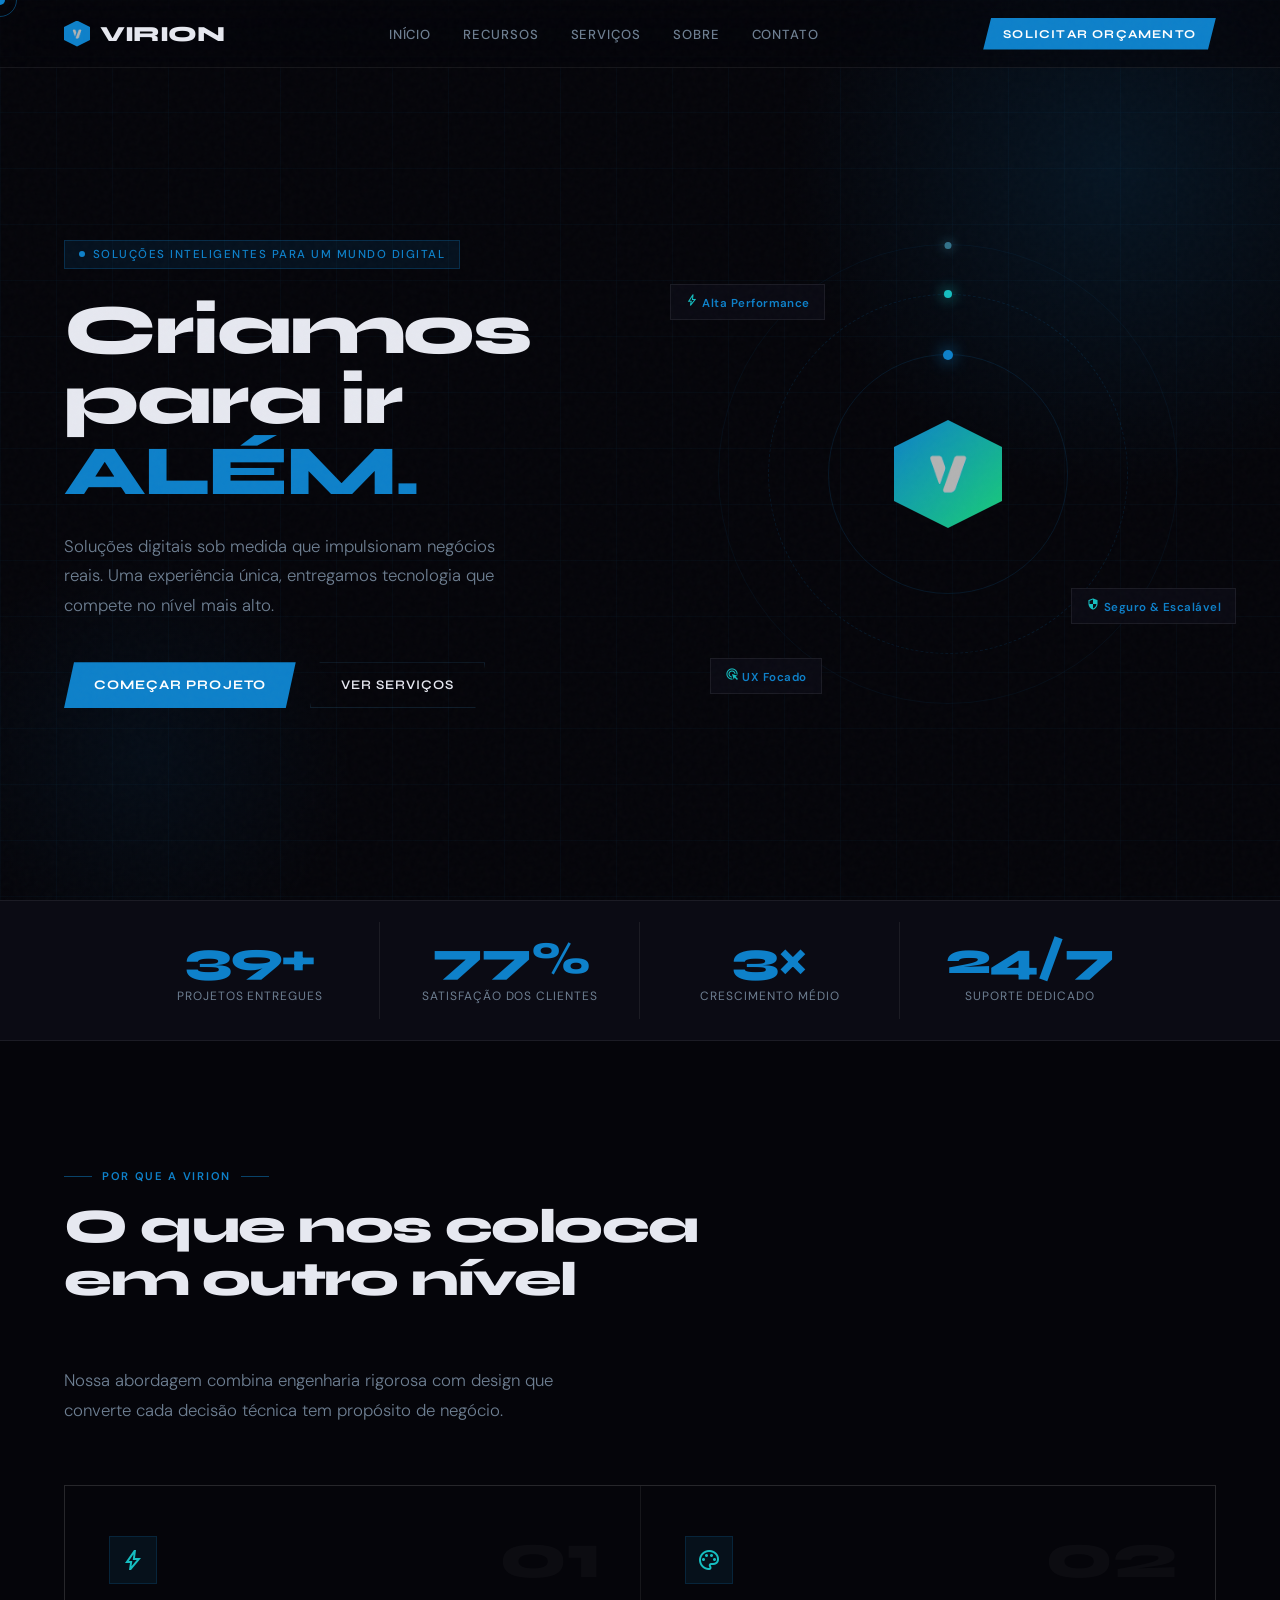
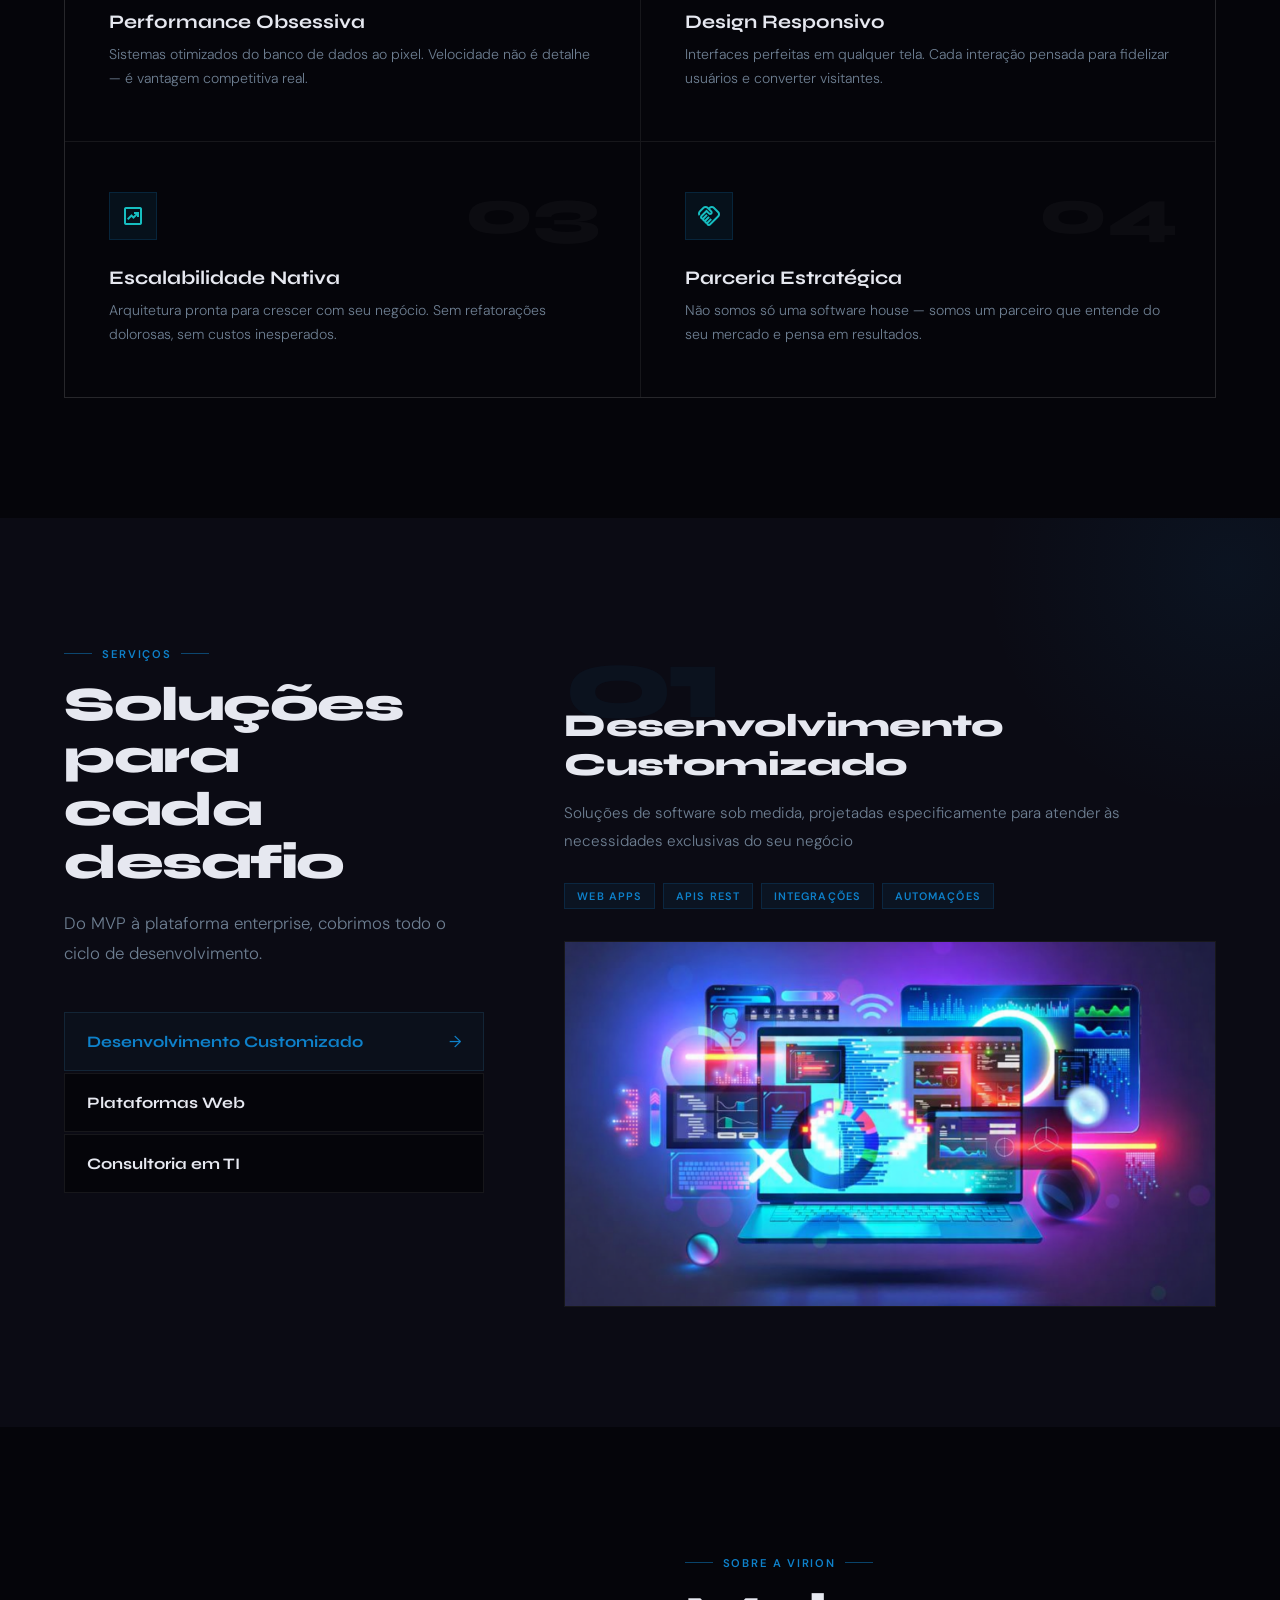
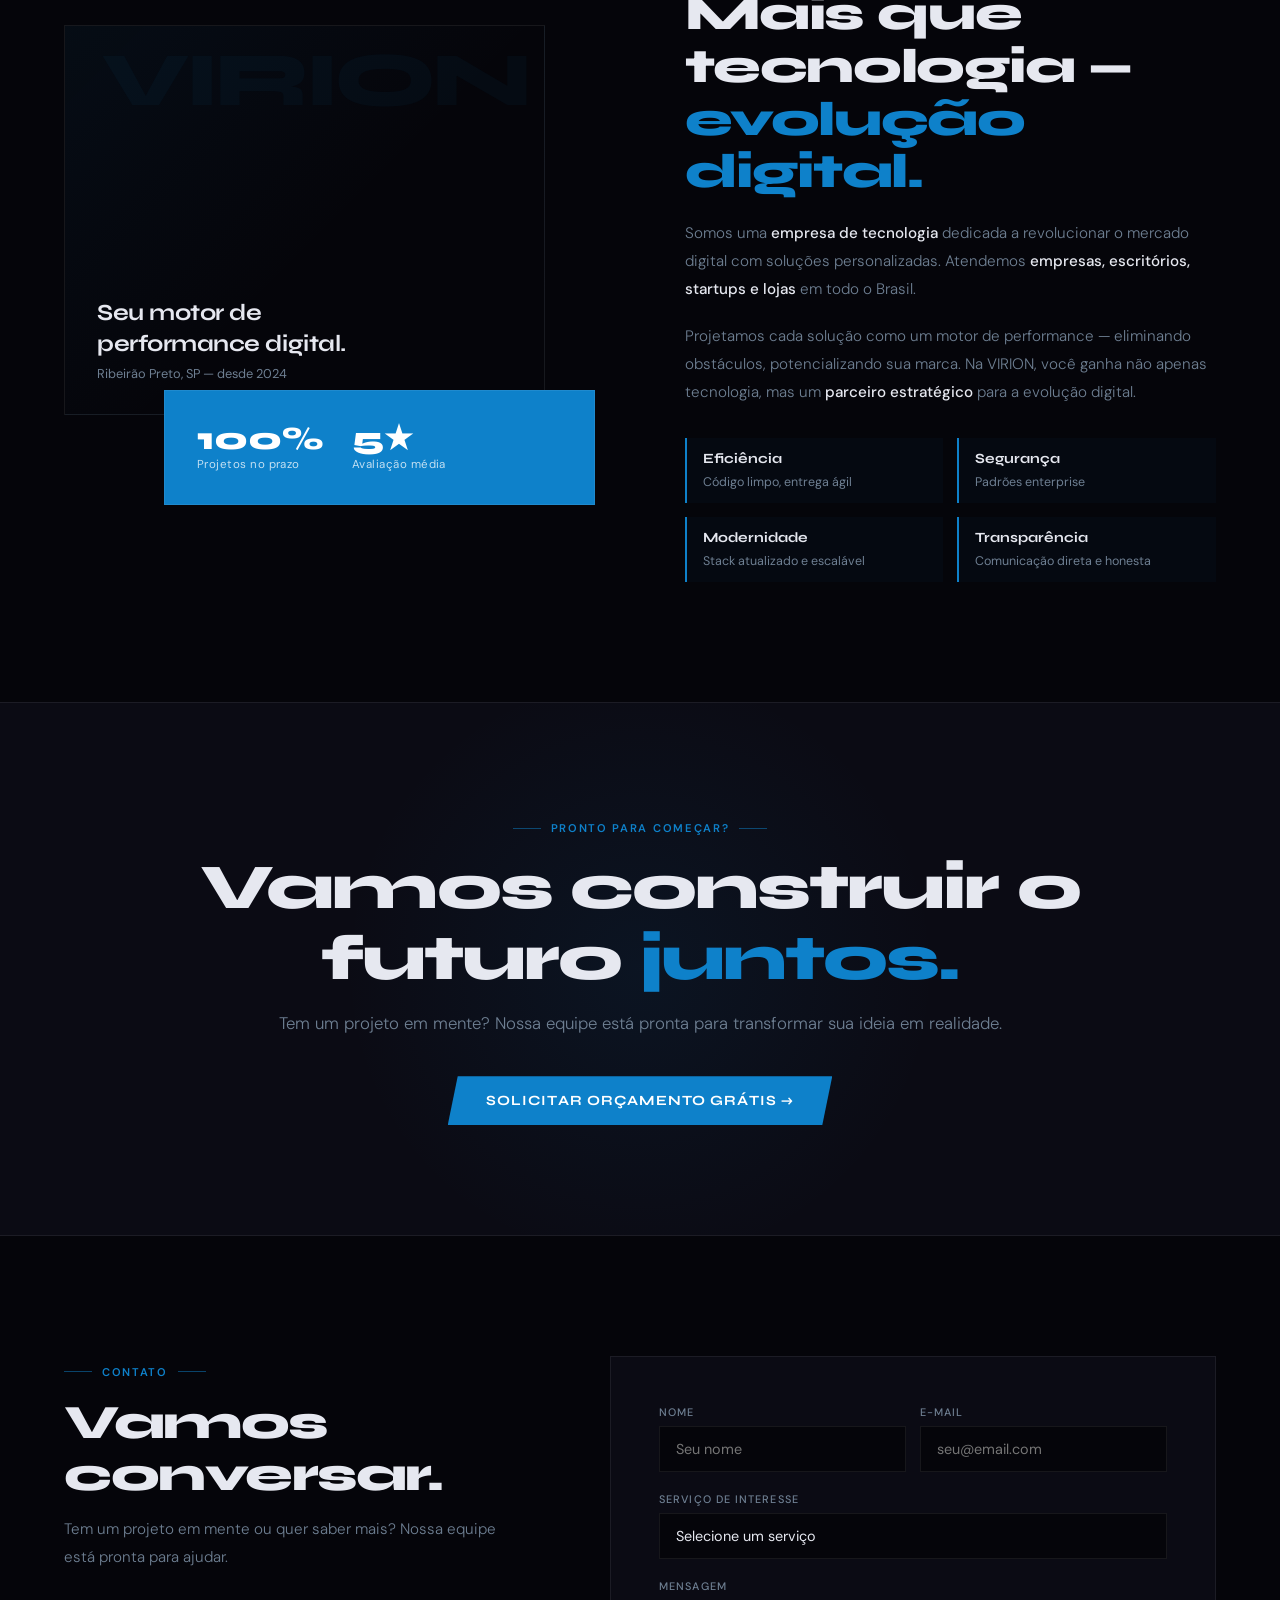
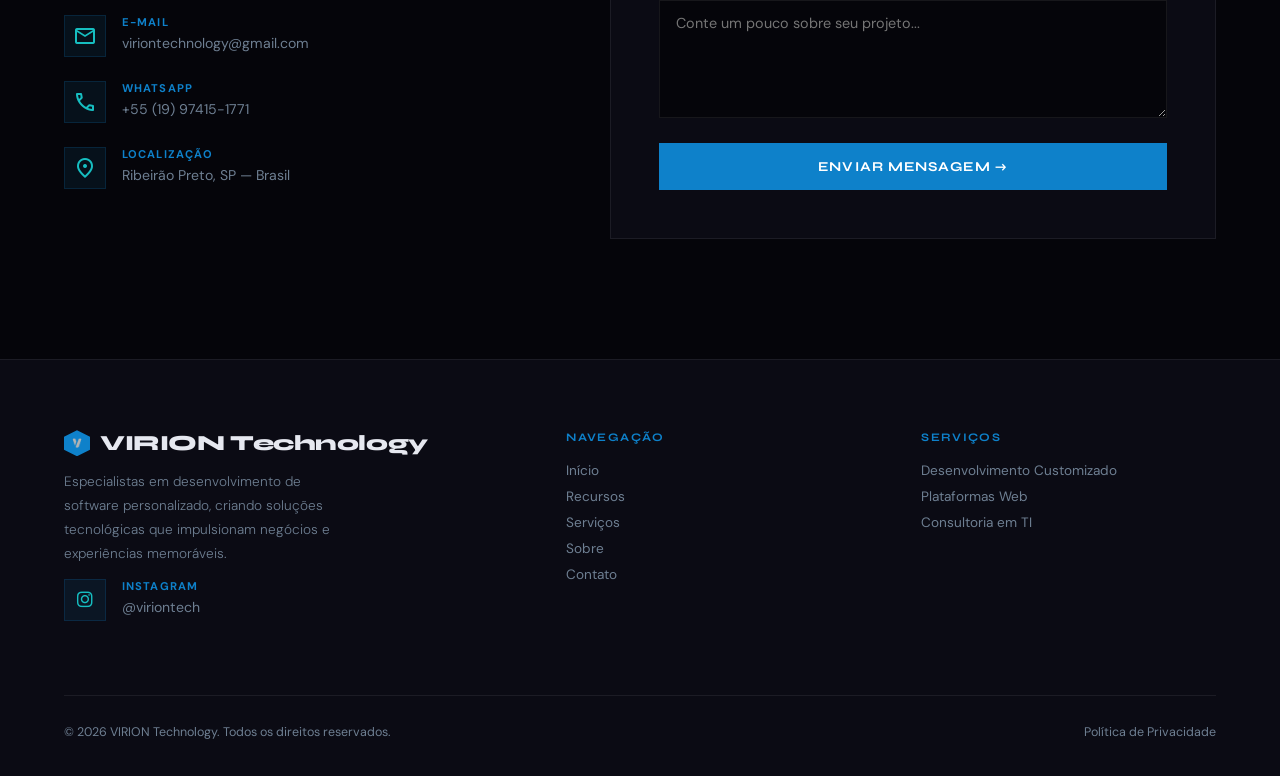
<file: index.html>
<!--Ana V Virgilio-->
<!--politica de privacidade-->
<!DOCTYPE html>
<html lang="pt-BR">
<head>
  <meta charset="UTF-8"/>
  <meta name="viewport" content="width=device-width, initial-scale=1.0"/>
  <title>VIRION Technology</title>
  <link rel="preconnect" href="https://fonts.googleapis.com">
  <link href="https://fonts.googleapis.com/css2?family=Syne:wght@400;600;700;800&family=DM+Sans:wght@300;400;500&display=swap" rel="stylesheet">
  <link rel="stylesheet" href="style.css"/>
  <link rel="icon" href="virion v.png" type="image/x-icon"/>
  <link href="https://fonts.googleapis.com/icon?family=Material+Symbols+Outlined" rel="stylesheet">
  <link rel="stylesheet" href="https://cdnjs.cloudflare.com/ajax/libs/font-awesome/6.5.0/css/all.min.css">
</head>
<body>

<div class="cur" id="cur"></div>
<div class="cur-ring" id="cur-ring"></div>

<!-- DRAWER -->
<div class="drawer" id="drawer">
  <button class="drawer-close" id="dc">✕</button>
  <a href="#home"     class="dl">Início</a>
  <a href="#features" class="dl">Recursos</a>
  <a href="#services" class="dl">Serviços</a>
  <a href="#about"    class="dl">Sobre</a>
  <a href="#contact"  class="dl">Contato</a>
  <a href="#contact"  class="dl drawer-cta">Solicitar Orçamento</a>
</div>

<!-- NAV -->
<nav id="nav">
  <a href="#home" class="logo">
    <div class="logo-hex"><img src="virion clara.png" alt="VIRION"></div>
    VIRION
  </a>
  <ul class="nav-links">
    <li><a href="#home">Início</a></li>
    <li><a href="#features">Recursos</a></li>
    <li><a href="#services">Serviços</a></li>
    <li><a href="#about">Sobre</a></li>
    <li><a href="#contact">Contato</a></li>
  </ul>
  <a href="#contact" class="nav-btn">Solicitar Orçamento</a>
  <button class="hamburger" id="hbg" aria-label="Menu">
    <span></span><span></span><span></span>
  </button>
</nav>

<!-- HERO -->
<section id="home">
  <div class="hglow1"></div>
  <div class="hglow2"></div>
  <div class="hero-inner">
    <div>
      <div class="hero-badge rev">Soluções inteligentes para um mundo digital</div>
      <h1 class="rev">Criamos<br>para ir<br><em>ALÉM.</em></h1>
      <p class="hero-desc rev">Soluções digitais sob medida que impulsionam negócios reais. Uma experiência única, entregamos tecnologia que compete no nível mais alto.</p>
      <div class="hbtns rev">
        <a href="#contact" class="btn-s">Começar Projeto</a>
        <a href="#services" class="btn-o">Ver Serviços</a>
      </div>
    </div>
    <div class="hero-vis rev">
      <div class="ring r1"><div class="rdot rd1"></div></div>
      <div class="ring r2"><div class="rdot rd2"></div></div>
      <div class="ring r3"><div class="rdot rd3"></div></div>
      <div class="hex-core"><img src="virion clara.png" alt="VIRION Technology"></div>
      <div class="chip ca"><span class="material-symbols-outlined" id="icone-tam1">bolt</span><b> Alta Performance</b></div>
      <div class="chip cb"><span class="material-symbols-outlined" id="icone-tam1">security</span><b> Seguro &amp; Escalável</b></div>
      <div class="chip cc"><span class="material-symbols-outlined" id="icone-tam1">ads_click</span><b> UX Focado</b></div>
    </div>
  </div>
</section>

<!-- STATS -->
<div class="stats">
  <div class="stat rev"><div class="stat-n" data-target="50" data-sfx="+">50+</div><div class="stat-l">Projetos Entregues</div></div>
  <div class="stat rev"><div class="stat-n" data-target="100" data-sfx="%">100%</div><div class="stat-l">Satisfação dos Clientes</div></div>
  <div class="stat rev"><div class="stat-n">3×</div><div class="stat-l">Crescimento Médio</div></div>
  <div class="stat rev"><div class="stat-n">24/7</div><div class="stat-l">Suporte Dedicado</div></div>
</div>

<!-- FEATURES -->
<section class="section" id="features">
  <div class="wrap">
    <div class="feat-head">
      <div>
        <div class="stag rev">Por que a Virion</div>
        <h2 class="rev">O que nos coloca<br>em outro nível</h2>
      </div>
      <p class="lead rev">Nossa abordagem combina engenharia rigorosa com design que converte cada decisão técnica tem propósito de negócio.</p>
    </div>
    <div class="feat-grid rev">
      <div class="fcard">
        <div class="fnum">01</div>
        <div class="ficon" id="icone-tam2"><span class="material-symbols-outlined">bolt</span></div>
        <div class="ftitle">Performance Obsessiva</div>
        <p class="fdesc">Sistemas otimizados do banco de dados ao pixel. Velocidade não é detalhe — é vantagem competitiva real.</p>
        <div class="fline"></div>
      </div>
      <div class="fcard">
        <div class="fnum">02</div>
        <div class="ficon" id="icone-tam2"><span class="material-symbols-outlined">palette</span></div>
        <div class="ftitle">Design Responsivo</div>
        <p class="fdesc">Interfaces perfeitas em qualquer tela. Cada interação pensada para fidelizar usuários e converter visitantes.</p>
        <div class="fline"></div>
      </div>
      <div class="fcard">
        <div class="fnum">03</div>
        <div class="ficon" id="icone-tam2"><span class="material-symbols-outlined">chart_data</span></div>
        <div class="ftitle">Escalabilidade Nativa</div>
        <p class="fdesc">Arquitetura pronta para crescer com seu negócio. Sem refatorações dolorosas, sem custos inesperados.</p>
        <div class="fline"></div>
      </div>
      <div class="fcard">
        <div class="fnum">04</div>
        <div class="ficon" id="icone-tam2"><span class="material-symbols-outlined">handshake</span></div>
        <div class="ftitle">Parceria Estratégica</div>
        <p class="fdesc">Não somos só uma software house — somos um parceiro que entende do seu mercado e pensa em resultados.</p>
        <div class="fline"></div>
      </div>
    </div>
  </div>
</section>

<!-- SERVICES -->
<section class="section" id="services">
  <div class="wrap">
    <div class="svc-layout">
      <div>
        <div class="stag rev">Serviços</div>
        <h2 class="rev">Soluções para<br>cada desafio</h2>
        <p class="lead rev">Do MVP à plataforma enterprise, cobrimos todo o ciclo de desenvolvimento.</p>
        <div class="svc-tabs rev">
          <div class="svc-tab active" data-svc="custom">
            <span class="svc-tab-name">Desenvolvimento Customizado</span>
            <span class="svc-arr">→</span>
          </div>
          <div class="svc-tab" data-svc="web">
            <span class="svc-tab-name">Plataformas Web</span>
            <span class="svc-arr">→</span>
          </div>
          <div class="svc-tab" data-svc="consult">
            <span class="svc-tab-name">Consultoria em TI</span>
            <span class="svc-arr">→</span>
          </div>
        </div>
      </div>
      <div>
        <div class="svc-panel active" id="p-custom">
          <div class="svc-big">01</div>
          <h3>Desenvolvimento<br>Customizado</h3>
          <p>Soluções de software sob medida, projetadas especificamente para atender às necessidades exclusivas do seu negócio</p>
          <div class="tags"><span class="tag">Web Apps</span><span class="tag">APIs REST</span><span class="tag">Integrações</span><span class="tag">Automações</span></div>
          <div class="svc-img"><span><img src="desenvolvimento.png" alt="Web Apps"></span></div>
        </div>
        <div class="svc-panel" id="p-web">
          <div class="svc-big">02</div>
          <h3>Plataformas<br>Web</h3>
          <p>Sites institucionais, e-commerces, portais e sistemas completos com arquitetura moderna que performam em qualquer escala.</p>
          <div class="tags"><span class="tag">E-commerce</span><span class="tag">Portais</span><span class="tag">Landing Pages</span><span class="tag">CMS</span></div>
          <div class="svc-img"><span><img src="web.png" alt="Plataformas Web"></span></div>
        </div>
        <div class="svc-panel" id="p-consult">
          <div class="svc-big">03</div>
          <h3>Consultoria<br>em TI</h3>
          <p>Análise especializada do seu stack e roadmap estratégico. Identificamos gargalos, mapeamos oportunidades e traçamos o caminho.</p>
          <div class="tags"><span class="tag">Auditoria</span><span class="tag">Roadmap</span><span class="tag">Arquitetura</span><span class="tag">Estratégia Digital</span></div>
          <div class="svc-img"><span><img src="consultoria.png" alt="Consultoria em TI"></span></div>
        </div>
      </div>
    </div>
  </div>
</section>

<!-- ABOUT -->
<section class="section" id="about">
  <div class="wrap">
    <div class="about-layout">
      <div class="avis rev">
        <div class="acard acard-m">
          <div class="tline">Seu motor de<br>performance digital.</div>
          <div class="sub">Ribeirão Preto, SP — desde 2024</div>
        </div>
        <div class="acard acard-s">
          <div class="row">
            <div><div class="n">100%</div><div class="l">Projetos no prazo</div></div>
            <div><div class="n">5★</div><div class="l">Avaliação média</div></div>
          </div>
        </div>
      </div>
      <div class="atxt">
        <div class="stag rev">Sobre a Virion</div>
        <h2 class="rev">Mais que tecnologia —<br><em>evolução digital.</em></h2>
        <p class="rev">Somos uma <strong>empresa de tecnologia</strong> dedicada a revolucionar o mercado digital com soluções personalizadas. Atendemos <strong>empresas, escritórios, startups e lojas</strong> em todo o Brasil.</p>
        <p class="rev">Projetamos cada solução como um motor de performance — eliminando obstáculos, potencializando sua marca. Na VIRION, você ganha não apenas tecnologia, mas um <strong>parceiro estratégico</strong> para a evolução digital.</p>
        <div class="vals rev">
          <div class="val"><strong>Eficiência</strong><span>Código limpo, entrega ágil</span></div>
          <div class="val"><strong>Segurança</strong><span>Padrões enterprise</span></div>
          <div class="val"><strong>Modernidade</strong><span>Stack atualizado e escalável</span></div>
          <div class="val"><strong>Transparência</strong><span>Comunicação direta e honesta</span></div>
        </div>
      </div>
    </div>
  </div>
</section>

<!-- CTA BAND -->
<div class="ctaband">
  <div class="stag rev">Pronto para começar?</div>
  <h2 class="rev">Vamos construir o<br>futuro <em>juntos.</em></h2>
  <p class="rev">Tem um projeto em mente? Nossa equipe está pronta para transformar sua ideia em realidade.</p>
  <a href="#contact" class="btn-s rev">Solicitar Orçamento Grátis →</a>
</div>

<!-- CONTACT -->
<section class="section" id="contact">
  <div class="wrap">
    <div class="clayout">
      <div class="cinfo">
        <div class="stag rev">Contato</div>
        <h2 class="rev">Vamos<br>conversar.</h2>
        <p class="rev">Tem um projeto em mente ou quer saber mais? Nossa equipe está pronta para ajudar.</p>
        <div class="citem rev">
          <div class="cico" id="icone-tam4"><span class="material-symbols-outlined">mail</span></div>
          <div class="ctxt"><strong>E-mail</strong><span>viriontechnology@gmail.com</span></div>
        </div>
        <div class="citem rev">
          <div class="cico" id="icone-tam4"><span class="material-symbols-outlined">phone</span></div>
          <div class="ctxt"><strong>WhatsApp</strong><span>+55 (19) 97415-1771</span></div>
        </div>
        <div class="citem rev">
          <div class="cico" id="icone-tam4"><span class="material-symbols-outlined">location_on</span></div>
          <div class="ctxt"><strong>Localização</strong><span>Ribeirão Preto, SP — Brasil</span></div>
        </div>
      </div>
      <div class="cform rev">
        <div class="fgrow">
          <div class="fg"><label>Nome</label><input id="nome" type="text" placeholder="Seu nome"/></div>
          <div class="fg"><label>E-mail</label><input id="email" type="email" placeholder="seu@email.com"/></div>
        </div>
        <div class="fg">
          <label>Serviço de Interesse</label>
          <select id="servico">
            <option value="">Selecione um serviço</option>
            <option>Desenvolvimento Customizado</option>
            <option>Plataformas Web</option>
            <option>Consultoria em TI</option>
          </select>
        </div>
        <div class="fg">
          <label>Mensagem</label>
          <textarea id="mensagem" placeholder="Conte um pouco sobre seu projeto..."></textarea>
        </div>
        <button class="fsub" id="enviarBtn">Enviar Mensagem →</button>
      </div>
    </div>
  </div>
</section>

<!-- FOOTER -->
<footer>
  <div class="ftop">
    <div class="fbrand">
      <a href="#home" class="logo"><div class="logo-hex"><img src="virion clara.png" alt="VIRION Technology"></div>VIRION Technology</a>
      <p>Especialistas em desenvolvimento de software personalizado, criando soluções tecnológicas que impulsionam negócios e experiências memoráveis.</p>

      <p></p>

      <div class="citem rev">
          <div class="cico" id="icone-tam4"><i class="fa-brands fa-instagram"></i></div>
          <div class="ctxt"><strong>Instagram</strong><span><a href="https://www.instagram.com/viriontech/" target="_blank">@viriontech</a></span></div>
      </div>


    </div>
    <div class="fcol">
      <h4>Navegação</h4>
      <a href="#home">Início</a>
      <a href="#features">Recursos</a>
      <a href="#services">Serviços</a>
      <a href="#about">Sobre</a>
      <a href="#contact">Contato</a>
    </div>
    <div class="fcol">
      <h4>Serviços</h4>
      <a href="#services">Desenvolvimento Customizado</a>
      <a href="#services">Plataformas Web</a>
      <a href="#services">Consultoria em TI</a>
    </div>
  </div>
  <div class="fbot">
    <p>© 2026 VIRION Technology. Todos os direitos reservados.</p>
    <a href="Política de Privacidade VIRION.pdf">Política de Privacidade</a>
  </div>
</footer>

<script src="script.js"></script>
</body>
</html>
</file>
<file: style.css>
*, *::before, *::after { margin:0; padding:0; box-sizing:border-box; }

    :root {
      --bg:      #05050a;
      --surf:    #0b0b14;
      --surf2:   #10101c;
      --acc:     #0e81ca;
      --acc-d:   #19cd76;
      --acc-l:   #16bec1;
      --txt:     #e6e8f0;
      --mute:    #6e7f92;
      --bdr:     rgba(255,255,255,0.07);
      --bdr-a:   rgba(45, 100, 134, 0.25);
      --px:      clamp(18px,5vw,80px);
    }

    html { scroll-behavior:smooth; }

    body {
      background: var(--bg);
      color: var(--txt);
      font-family: 'DM Sans', sans-serif;
      overflow-x: hidden;
      cursor: none;
    }
    @media (pointer:coarse){ body{ cursor:auto; } }

    a { text-decoration:none; color:inherit; }
    img { display:block; max-width:100%; }

    /* grain */
    body::after {
      content:'';
      position:fixed; inset:0;
      background:url("data:image/svg+xml,%3Csvg viewBox='0 0 200 200' xmlns='http://www.w3.org/2000/svg'%3E%3Cfilter id='f'%3E%3CfeTurbulence type='fractalNoise' baseFrequency='0.85' numOctaves='4' stitchTiles='stitch'/%3E%3C/filter%3E%3Crect width='100%25' height='100%25' filter='url(%23f)'/%3E%3C/svg%3E");
      opacity:.022; pointer-events:none; z-index:9000;
    }


    /*simbolos google material*/
    #icone-tam1{
      font-size: 14px;
      color: var(--acc-l);
    }
    #icone-tam2{
      font-size: 16px;
      color: var(--acc-l);
    }
    /*#icone-tam3{
      font-size: 14px;
      color: var(--acc-l);
    }*/
    #icone-tam4{
      font-size: 18px;
      color: var(--acc-l);
    }


    /* ─── CURSOR ─── */
    .cur,.cur-ring{
      position:fixed; border-radius:50%; pointer-events:none;
      z-index:9999; transform:translate(-50%,-50%);
    }
    .cur{ width:10px;height:10px; background:var(--acc); transition:transform .12s; }
    .cur-ring{
      width:34px;height:34px;
      border:1.5px solid var(--acc);
      opacity:.45;
      transition:width .25s,height .25s,opacity .25s;
    }
    .cur.big{ transform:translate(-50%,-50%) scale(2.2); }
    .cur-ring.big{ width:50px;height:50px;opacity:.22; }
    @media(pointer:coarse){ .cur,.cur-ring{ display:none; } }

    /* ─── MOBILE DRAWER ─── */
    .drawer{
      position:fixed; inset:0;
      background:rgba(5,5,10,.97);
      backdrop-filter:blur(20px);
      z-index:800;
      display:flex; flex-direction:column;
      align-items:center; justify-content:center;
      gap:8px;
      opacity:0; pointer-events:none;
      transition:opacity .3s;
    }
    .drawer.open{ opacity:1; pointer-events:all; }
    .drawer a{
      font-family:'Syne',sans-serif;
      font-size:clamp(1.8rem,7vw,2.6rem);
      font-weight:800; letter-spacing:-.02em;
      color:var(--txt); padding:8px 0;
      transition:color .2s;
    }
    .drawer a:hover{ color:var(--acc); }
    .drawer-close{
      position:absolute; top:20px; right:22px;
      background:none; border:none;
      color:var(--mute); font-size:2rem; cursor:pointer; line-height:1;
    }
    .drawer-cta{
      margin-top:18px !important;
      background:var(--acc) !important; color:#fff !important;
      font-size:.88rem !important; font-weight:700 !important;
      padding:13px 36px; letter-spacing:.08em;
    }

    /* ─── NAV ─── */
    nav{
      position:fixed; top:0; left:0; right:0;
      z-index:700; height:68px;
      display:flex; align-items:center; justify-content:space-between;
      padding:0 var(--px);
      background:rgba(5,5,10,.55);
      backdrop-filter:blur(22px);
      border-bottom:1px solid var(--bdr);
      transition:background .4s;
    }
    nav.scrolled{ background:rgba(5,5,10,.96); }

    .logo{
      display:flex; align-items:center; gap:10px;
      font-family:'Syne',sans-serif; font-weight:800;
      font-size:1.35rem; letter-spacing:-.02em;
    }
    .logo-hex{
      width:26px; height:26px;
      background:var(--acc);
      clip-path:polygon(50% 0%,100% 25%,100% 75%,50% 100%,0% 75%,0% 25%);
      animation:hexbeat 3s ease-in-out infinite;
    }
    @keyframes hexbeat{
      0%,100%{ transform:scale(1); filter:drop-shadow(0 0 6px rgba(14,129,202,.4)); }
      50%    { transform:scale(1.12); filter:drop-shadow(0 0 16px rgba(14,129,202,.8)); }
    }

    .nav-links{ display:flex; gap:32px; list-style:none; }
    .nav-links a{
      font-size:.82rem; font-weight:500;
      letter-spacing:.07em; text-transform:uppercase;
      color:var(--mute); transition:color .2s;
    }
    .nav-links a:hover{ color:var(--acc); }

    .nav-btn{
      display:inline-flex; align-items:center;
      background:var(--acc); color:#fff;
      font-family:'Syne',sans-serif; font-weight:700;
      font-size:.75rem; letter-spacing:.1em; text-transform:uppercase;
      padding:9px 20px;
      clip-path:polygon(8px 0%,100% 0%,calc(100% - 8px) 100%,0% 100%);
      transition:box-shadow .25s, transform .25s;
    }
    .nav-btn:hover{ transform:translateY(-2px); box-shadow:0 0 22px rgba(14,129,202,.35); }

    .hamburger{
      display:none; flex-direction:column; gap:5px;
      cursor:pointer; background:none; border:none; padding:4px;
    }
    .hamburger span{
      display:block; width:24px; height:2px;
      background:var(--txt); border-radius:2px; transition:all .3s;
    }

    /* ─── HERO ─── */
    #home{
      min-height:100svh;
      display:flex; align-items:center; justify-content:center;
      padding:calc(68px + 60px) var(--px) 80px;
      position:relative; overflow:hidden;
    }
    #home::before{
      content:'';
      position:absolute; inset:0;
      background-image:
        linear-gradient(rgba(14,129,202,.04) 1px,transparent 1px),
        linear-gradient(90deg,rgba(14,129,202,.04) 1px,transparent 1px);
      background-size:56px 56px;
      animation:gridscroll 24s linear infinite;
    }
    @keyframes gridscroll{ to{ transform:translateY(56px); } }

    .hglow1{
      position:absolute; width:700px; height:700px; border-radius:50%;
      background:radial-gradient(circle,rgba(14,129,202,.13) 0%,transparent 65%);
      top:-180px; right:-180px;
      animation:fg 9s ease-in-out infinite;
    }
    .hglow2{
      position:absolute; width:450px; height:450px; border-radius:50%;
      background:radial-gradient(circle,rgba(10,98,160,.09) 0%,transparent 65%);
      bottom:-80px; left:-80px;
      animation:fg 12s ease-in-out infinite reverse;
    }
    @keyframes fg{ 0%,100%{transform:translate(0,0)} 50%{transform:translate(28px,-28px)} }

    .hero-inner{
      position:relative; z-index:2;
      max-width:1200px; width:100%;
      display:grid; grid-template-columns:1fr 1fr;
      gap:80px; align-items:center;
    }

    .hero-badge{
      display:inline-flex; align-items:center; gap:8px;
      background:rgba(14,129,202,.1); border:1px solid rgba(14,129,202,.25);
      color:var(--acc); font-size:.72rem; font-weight:500;
      letter-spacing:.13em; text-transform:uppercase;
      padding:6px 14px; margin-bottom:26px;
    }
    .hero-badge::before{
      content:''; width:6px; height:6px;
      background:var(--acc); border-radius:50%;
      animation:blink 1.6s ease-in-out infinite;
    }
    @keyframes blink{ 0%,100%{opacity:1} 50%{opacity:.15} }

    h1{
      font-family:'Syne',sans-serif; font-weight:800;
      font-size:clamp(2.8rem,5.5vw,5.2rem);
      line-height:1.0; letter-spacing:-.03em; margin-bottom:26px;
    }
    h1 em{ font-style:normal; color:var(--acc); }

    .hero-desc{
      font-size:clamp(.9rem,1.5vw,1.05rem);
      color:var(--mute); line-height:1.75;
      max-width:440px; margin-bottom:42px; font-weight:300;
    }

    .hbtns{ display:flex; gap:14px; flex-wrap:wrap; }

    .btn-s{
      display:inline-flex; align-items:center;
      background:var(--acc); color:#fff;
      font-family:'Syne',sans-serif; font-weight:700;
      font-size:.82rem; letter-spacing:.08em; text-transform:uppercase;
      padding:14px 30px;
      clip-path:polygon(10px 0%,100% 0%,calc(100% - 10px) 100%,0% 100%);
      transition:transform .25s,box-shadow .25s;
      position:relative; overflow:hidden;
    }
    .btn-s::after{
      content:''; position:absolute; inset:0;
      background:rgba(255,255,255,.15);
      transform:scaleX(0); transform-origin:left;
      transition:transform .3s;
    }
    .btn-s:hover{ transform:translateY(-3px); box-shadow:0 10px 40px rgba(14,129,202,.35); }
    .btn-s:hover::after{ transform:scaleX(1); }

    .btn-o{
      display:inline-flex; align-items:center;
      border:1px solid var(--bdr-a); color:var(--txt);
      font-family:'Syne',sans-serif; font-weight:600;
      font-size:.82rem; letter-spacing:.08em; text-transform:uppercase;
      padding:14px 30px;
      clip-path:polygon(10px 0%,100% 0%,calc(100% - 10px) 100%,0% 100%);
      transition:border-color .25s,color .25s,transform .25s;
    }
    .btn-o:hover{ border-color:var(--acc); color:var(--acc); transform:translateY(-3px); }

    /* Hero orbital */
    .hero-vis{
      display:flex; align-items:center; justify-content:center;
      position:relative; height:480px;
    }
    .ring{
      position:absolute; border-radius:50%;
      border:1px solid rgba(14,129,202,.14);
    }
    .r1{ width:240px;height:240px; animation:spin 18s linear infinite; }
    .r2{ width:360px;height:360px; animation:spin 28s linear infinite reverse; border-style:dashed; }
    .r3{ width:460px;height:460px; animation:spin 40s linear infinite; opacity:.5; }
    @keyframes spin{ to{transform:rotate(360deg)} }

    .rdot{
      position:absolute; border-radius:50%;
      top:-5px; left:50%; transform:translateX(-50%);
    }
    .rd1{ width:10px;height:10px; background:var(--acc); box-shadow:0 0 16px var(--acc); }
    .rd2{ width:8px;height:8px; background:var(--acc-l); box-shadow:0 0 14px var(--acc-l); }
    .rd3{ width:7px;height:7px; background:#60d8ff; box-shadow:0 0 12px #60d8ff; top:-3.5px; }

    .hex-core{
      position:relative; z-index:2;
      width:108px; height:108px;
      background:linear-gradient(135deg,var(--acc),var(--acc-d));
      clip-path:polygon(50% 0%,100% 25%,100% 75%,50% 100%,0% 75%,0% 25%);
      display:flex; align-items:center; justify-content:center;
      font-family:'Syne',sans-serif; font-weight:800; font-size:1.5rem; color:#fff;
      animation:corepulse 3s ease-in-out infinite;
    }
    @keyframes corepulse{
      0%,100%{ filter:drop-shadow(0 0 18px rgba(14,129,202,.5)); transform:scale(1); }
      50%    { filter:drop-shadow(0 0 40px rgba(14,129,202,.85)); transform:scale(1.05); }
    }

    .chip{
      position:absolute;
      background:rgba(11,11,20,.92); border:1px solid var(--bdr);
      padding:8px 14px; font-size:.72rem; font-weight:500;
      color:var(--mute); white-space:nowrap; letter-spacing:.04em;
    }
    .chip b{ color:var(--acc); font-weight:600; }
    .ca{ top:50px; left:-10px; animation:fc 4s ease-in-out infinite; }
    .cb{ bottom:90px; right:-20px; animation:fc 5.5s ease-in-out infinite reverse; }
    .cc{ bottom:20px; left:30px; animation:fc 6.5s ease-in-out infinite; }
    @keyframes fc{ 0%,100%{transform:translateY(0)} 50%{transform:translateY(-10px)} }

    /* ─── STATS ─── */
    .stats{
      background:var(--surf); border-top:1px solid var(--bdr); border-bottom:1px solid var(--bdr);
      display:flex; flex-wrap:wrap; justify-content:center;
    }
    .stat{
      flex:1; min-width:150px; max-width:260px;
      padding:36px 20px; text-align:center; position:relative;
    }
    .stat:not(:last-child)::after{
      content:''; position:absolute;
      right:0; top:15%; bottom:15%; width:1px; background:var(--bdr);
    }
    .stat-n{
      font-family:'Syne',sans-serif; font-weight:800;
      font-size:clamp(2rem,3.5vw,2.8rem);
      color:var(--acc); letter-spacing:-.03em; line-height:1;
    }
    .stat-l{ font-size:.75rem; color:var(--mute); letter-spacing:.08em; text-transform:uppercase; margin-top:6px; }

    /* ─── SECTION SHARED ─── */
    .section{ padding:clamp(70px,10vw,120px) var(--px); }
    .wrap{ max-width:1200px; margin:0 auto; }

    .stag{
      display:inline-flex; align-items:center; gap:10px;
      font-size:.7rem; letter-spacing:.15em; text-transform:uppercase;
      color:var(--acc); font-weight:600; margin-bottom:18px;
    }
    .stag::before,.stag::after{
      content:''; width:28px; height:1px; background:var(--acc); opacity:.5;
    }

    h2{
      font-family:'Syne',sans-serif; font-weight:800;
      font-size:clamp(1.8rem,4vw,3rem);
      letter-spacing:-.03em; line-height:1.1; margin-bottom:18px;
    }
    h2 em{ font-style:normal; color:var(--acc); }

    .lead{
      font-size:clamp(.9rem,1.4vw,1.05rem);
      color:var(--mute); line-height:1.8; font-weight:300; max-width:560px;
    }

    /* ─── FEATURES ─── */
    #features{ background:var(--bg); }

    .feat-head{
      display:flex; justify-content:space-between; align-items:flex-end;
      gap:40px; margin-bottom:60px; flex-wrap:wrap;
    }

    .feat-grid{
      display:grid; grid-template-columns:repeat(2,1fr);
      gap:1px; background:var(--bdr); border:1px solid var(--bdr);
    }

    .fcard{
      background:var(--bg);
      padding:clamp(28px,4vw,50px) clamp(22px,3.5vw,44px);
      position:relative; overflow:hidden; transition:background .35s;
    }
    .fcard::before{
      content:''; position:absolute; inset:0;
      background:linear-gradient(135deg,rgba(14,129,202,.05) 0%,transparent 55%);
      opacity:0; transition:opacity .4s;
    }
    .fcard:hover{ background:rgba(14,129,202,.025); }
    .fcard:hover::before{ opacity:1; }
    .fcard:hover .fline{ width:100%; }

    .ficon{
      width:48px; height:48px;
      display:flex; align-items:center; justify-content:center;
      background:rgba(14,129,202,.09); border:1px solid rgba(14,129,202,.18);
      font-size:1.3rem; margin-bottom:26px;
    }
    .fnum{
      position:absolute;
      top:clamp(20px,3vw,44px); right:clamp(16px,3vw,44px);
      font-family:'Syne',sans-serif;
      font-size:clamp(3rem,5vw,4.5rem); font-weight:800;
      color:rgba(255,255,255,.03); line-height:1;
    }
    .ftitle{
      font-family:'Syne',sans-serif;
      font-size:clamp(1rem,1.5vw,1.2rem); font-weight:700; margin-bottom:10px;
    }
    .fdesc{ color:var(--mute); font-size:.88rem; line-height:1.7; font-weight:300; }
    .fline{
      position:absolute; bottom:0; left:0; height:2px; width:0;
      background:linear-gradient(90deg,var(--acc),var(--acc-l));
      transition:width .5s ease;
    }

    /* ─── SERVICES ─── */
    #services{ background:var(--surf); position:relative; overflow:hidden; }
    #services::before{
      content:''; position:absolute; top:-200px; right:-200px;
      width:500px; height:500px;
      background:radial-gradient(circle,rgba(14,129,202,.07) 0%,transparent 70%);
    }

    .svc-layout{
      display:grid; grid-template-columns:1fr 1.55fr;
      gap:80px; align-items:start;
    }

    .svc-tabs{ display:flex; flex-direction:column; gap:2px; margin-top:44px; }
    .svc-tab{
      display:flex; align-items:center; justify-content:space-between;
      padding:18px 22px; background:var(--bg); border:1px solid var(--bdr);
      cursor:pointer; transition:border-color .3s,background .3s;
    }
    .svc-tab.active,.svc-tab:hover{
      border-color:var(--bdr-a); background:rgba(14,129,202,.04);
    }
    .svc-tab-name{
      font-family:'Syne',sans-serif; font-weight:700;
      font-size:clamp(.9rem,1.3vw,1rem); transition:color .3s;
    }
    .svc-tab.active .svc-tab-name,
    .svc-tab:hover .svc-tab-name{ color:var(--acc); }
    .svc-arr{
      color:var(--acc); opacity:0;
      transform:translateX(-8px); transition:opacity .3s,transform .3s;
    }
    .svc-tab.active .svc-arr,
    .svc-tab:hover .svc-arr{ opacity:1; transform:translateX(0); }

    .svc-panel{ display:none; animation:fadein .4s ease; position:sticky; top:90px; }
    .svc-panel.active{ display:block; }
    @keyframes fadein{ from{opacity:0;transform:translateY(14px)} to{opacity:1;transform:translateY(0)} }

    .svc-big{
      font-family:'Syne',sans-serif;
      font-size:clamp(4rem,8vw,7rem); font-weight:800;
      color:rgba(14,129,202,.06); letter-spacing:-.05em;
      line-height:.9; margin-bottom:-24px; user-select:none;
    }
    .svc-panel h3{
      font-family:'Syne',sans-serif;
      font-size:clamp(1.5rem,2.5vw,2rem); font-weight:800;
      letter-spacing:-.02em; margin-bottom:16px;
    }
    .svc-panel p{ color:var(--mute); line-height:1.8; font-weight:300; margin-bottom:28px; font-size:.95rem; }
    .tags{ display:flex; flex-wrap:wrap; gap:8px; margin-bottom:32px; }
    .tag{
      background:rgba(14,129,202,.08); border:1px solid rgba(14,129,202,.18);
      color:var(--acc); font-size:.68rem; letter-spacing:.1em;
      text-transform:uppercase; padding:5px 12px; font-weight:600;
    }
    .svc-img{
      width:100%; aspect-ratio:16/9;
      background:var(--bg); border:1px solid var(--bdr);
      display:flex; align-items:center; justify-content:center;
      font-size:clamp(3.5rem,6vw,5.5rem); overflow:hidden;
    }
    .svc-img span{ animation:fc 4s ease-in-out infinite; }

    /* ─── ABOUT ─── */
    #about{ background:var(--bg); }

    .about-layout{
      display:grid; grid-template-columns:1fr 1fr;
      gap:clamp(40px,7vw,100px); align-items:center;
    }

    .avis{
      position:relative;
      height:clamp(300px,45vw,480px);
    }
    .acard{
      position:absolute; background:var(--surf);
      border:1px solid var(--bdr);
      padding:clamp(20px,3vw,32px);
    }
    .acard-m{
      inset:0 50px 90px 0;
      display:flex; flex-direction:column; justify-content:flex-end;
      background:linear-gradient(135deg,rgba(14,129,202,.06) 0%,transparent 55%);
      overflow:hidden;
    }
    .acard-m::before{
      content:'VIRION';
      position:absolute; top:16px; right:16px;
      font-family:'Syne',sans-serif;
      font-size:clamp(3rem,6vw,5.5rem); font-weight:800;
      color:rgba(14,129,202,.05); letter-spacing:-.05em; line-height:1;
    }
    .acard-m .tline{
      font-family:'Syne',sans-serif;
      font-size:clamp(1rem,2vw,1.45rem); font-weight:700;
      line-height:1.3; letter-spacing:-.02em;
    }
    .acard-m .sub{ color:var(--mute); font-size:.8rem; margin-top:6px; }
    .acard-s{
      bottom:0; right:0; left:100px;
      background:var(--acc); color:#fff;
    }
    .acard-s .row{ display:flex; gap:28px; }
    .acard-s .n{
      font-family:'Syne',sans-serif;
      font-size:clamp(1.4rem,2.5vw,2.2rem); font-weight:800; line-height:1;
    }
    .acard-s .l{ font-size:.72rem; opacity:.75; letter-spacing:.04em; margin-top:2px; }

    .atxt h2{ margin-bottom:20px; }
    .atxt p{ color:var(--mute); line-height:1.85; font-weight:300; margin-bottom:18px; font-size:.95rem; }
    .atxt p strong{ color:var(--txt); font-weight:500; }

    .vals{ display:grid; grid-template-columns:1fr 1fr; gap:14px; margin-top:32px; }
    .val{ border-left:2px solid var(--acc); padding:12px 16px; background:rgba(14,129,202,.03); }
    .val strong{ display:block; font-family:'Syne',sans-serif; font-size:.88rem; font-weight:700; margin-bottom:3px; }
    .val span{ font-size:.78rem; color:var(--mute); }

    /* ─── CTA BAND ─── */
    .ctaband{
      background:var(--surf); border-top:1px solid var(--bdr); border-bottom:1px solid var(--bdr);
      padding:clamp(70px,10vw,110px) var(--px);
      text-align:center; position:relative; overflow:hidden;
    }
    .ctaband::before{
      content:''; position:absolute; top:50%; left:50%;
      transform:translate(-50%,-50%);
      width:700px; height:700px;
      background:radial-gradient(circle,rgba(14,129,202,.08) 0%,transparent 60%);
    }
    .ctaband .stag{ justify-content:center; position:relative; }
    .ctaband h2{ font-size:clamp(2rem,5vw,4.2rem); margin-bottom:18px; position:relative; }
    .ctaband p{ color:var(--mute); margin-bottom:42px; font-weight:300; font-size:clamp(.9rem,1.4vw,1.05rem); position:relative; }
    .ctaband .btn-s{ position:relative; font-size:.88rem; padding:16px 38px; }

    /* ─── CONTACT ─── */
    #contact{ background:var(--bg); }

    .clayout{
      display:grid; grid-template-columns:1fr 1.3fr;
      gap:clamp(40px,7vw,80px);
    }
    .cinfo h2{ margin-bottom:14px; }
    .cinfo > p{ color:var(--mute); font-weight:300; line-height:1.8; margin-bottom:44px; font-size:.95rem; }

    .citem{ display:flex; gap:16px; align-items:flex-start; margin-bottom:24px; }
    .cico{
      width:42px; height:42px; min-width:42px;
      background:rgba(14,129,202,.09); border:1px solid rgba(14,129,202,.18);
      display:flex; align-items:center; justify-content:center; font-size:1rem;
    }
    .ctxt strong{ display:block; font-size:.7rem; letter-spacing:.1em; text-transform:uppercase; color:var(--acc); margin-bottom:3px; }
    .ctxt span{ color:var(--mute); font-size:.88rem; }

    .cform{
      background:var(--surf); border:1px solid var(--bdr);
      padding:clamp(24px,4vw,48px);
    }
    .fg{ margin-bottom:20px; }
    .fg label{ display:block; font-size:.68rem; letter-spacing:.1em; text-transform:uppercase; color:var(--mute); margin-bottom:7px; font-weight:500; }
    .fg input,.fg select,.fg textarea{
      width:100%; background:var(--bg); border:1px solid var(--bdr);
      color:var(--txt); padding:13px 16px;
      font-family:'DM Sans',sans-serif; font-size:.9rem;
      outline:none; transition:border-color .25s,box-shadow .25s;
      -webkit-appearance:none; appearance:none;
    }
    .fg input:focus,.fg select:focus,.fg textarea:focus{
      border-color:rgba(14,129,202,.45);
      box-shadow:0 0 0 3px rgba(14,129,202,.07);
    }
    .fg select option{ background:var(--surf); }
    .fg textarea{ height:118px; resize:vertical; }
    .fgrow{ display:grid; grid-template-columns:1fr 1fr; gap:14px; }
    .fsub{
      width:100%; background:var(--acc); color:#fff; border:none;
      padding:15px; font-family:'Syne',sans-serif; font-weight:700;
      font-size:.85rem; letter-spacing:.08em; text-transform:uppercase;
      cursor:pointer; transition:transform .2s,box-shadow .2s;
    }
    .fsub:hover{ transform:translateY(-2px); box-shadow:0 10px 40px rgba(14,129,202,.3); }

    /* ─── FOOTER ─── */
    footer{
      background:var(--surf); border-top:1px solid var(--bdr);
      padding:clamp(44px,6vw,70px) var(--px) clamp(24px,3vw,36px);
    }
    .ftop{
      display:grid; grid-template-columns:1.5fr 1fr 1fr;
      gap:clamp(30px,5vw,60px); margin-bottom:50px;
    }
    .fbrand p{ color:var(--mute); font-size:.85rem; line-height:1.75; font-weight:300; margin-top:14px; max-width:280px; }
    .fcol h4{ font-family:'Syne',sans-serif; font-size:.72rem; letter-spacing:.12em; text-transform:uppercase; color:var(--acc); margin-bottom:18px; }
    .fcol a{ display:block; color:var(--mute); font-size:.85rem; margin-bottom:9px; transition:color .2s; }
    .fcol a:hover{ color:var(--txt); }
    .fbot{
      display:flex; justify-content:space-between; align-items:center;
      flex-wrap:wrap; gap:12px; padding-top:28px; border-top:1px solid var(--bdr);
    }
    .fbot p,.fbot a{ color:var(--mute); font-size:.78rem; }
    .fbot a:hover{ color:var(--acc); }

    /* ─── SCROLL REVEAL ─── */
    .rev{ opacity:0; transform:translateY(28px); transition:opacity .65s ease,transform .65s ease; }
    .rev.in{ opacity:1; transform:translateY(0); }

    /* ══════════════════════════════════
       RESPONSIVE — LAPTOP ≤1199px
    ══════════════════════════════════ */
    @media(max-width:1199px){
      .hero-inner{ gap:52px; }
      .r3{ width:380px;height:380px; }
      .hero-vis{ height:400px; }
      .svc-layout{ gap:50px; }
      .about-layout{ gap:50px; }
      .clayout{ gap:48px; }
    }

    /* ══════════════════════════════════
       RESPONSIVE — TABLET ≤899px
    ══════════════════════════════════ */
    @media(max-width:899px){
      body{ cursor:auto; }
      .nav-links,.nav-btn{ display:none; }
      .hamburger{ display:flex; }

      /* hero */
      .hero-inner{ grid-template-columns:1fr; gap:50px; text-align:center; }
      .hero-badge{ margin-left:auto; margin-right:auto; }
      .hero-desc{ max-width:100%; margin-left:auto; margin-right:auto; }
      .hbtns{ justify-content:center; }
      .hero-vis{ order:-1; height:320px; }
      .r3{ display:none; }
      .chip{ display:none; }

      /* stats */
      .stat{ min-width:140px; }

      /* features */
      .feat-grid{ grid-template-columns:1fr; }
      .feat-head{ flex-direction:column; align-items:flex-start; }
      .feat-head .lead{ max-width:100%; }

      /* services */
      .svc-layout{ grid-template-columns:1fr; gap:40px; }
      .svc-panel{ position:static; }

      /* about */
      .about-layout{ grid-template-columns:1fr; }
      .avis{ height:280px; }

      /* contact */
      .clayout{ grid-template-columns:1fr; }

      /* footer */
      .ftop{ grid-template-columns:1fr 1fr; }
      .fbrand{ grid-column:1/-1; }
      .fbot{ flex-direction:column; text-align:center; }

      /* vals */
      .vals{ grid-template-columns:1fr 1fr; }

      /* cta */
      .ctaband h2{ font-size:clamp(1.8rem,5vw,3rem); }
    }

    /* ══════════════════════════════════
       RESPONSIVE — MOBILE ≤599px
    ══════════════════════════════════ */
    @media(max-width:599px){
      :root{ --px:18px; }

      #home{ padding-bottom:60px; min-height:100svh; }
      .hero-vis{ height:260px; }
      .r1{ width:170px;height:170px; }
      .r2{ width:270px;height:270px; }
      .hex-core{ width:84px;height:84px;font-size:1.1rem; }

      .hbtns{ flex-direction:column; }
      .btn-s,.btn-o{
        width:100%; justify-content:center;
        clip-path:none; text-align:center;
      }

      /* stats 2×2 */
      .stats{ flex-wrap:wrap; }
      .stat{ min-width:50%; max-width:50%; flex:0 0 50%; }
      .stat:nth-child(odd)::after{ display:none; }
      .stat:nth-child(1),
      .stat:nth-child(2){ border-bottom:1px solid var(--bdr); }

      /* features */
      .fcard{ padding:28px 20px; }

      /* services */
      .svc-big{ font-size:4.5rem; }
      .svc-panel{ position:static; }

      /* about */
      .avis{ height:250px; }
      .acard-m{ right:38px; bottom:74px; }
      .acard-s{ left:74px; }
      .acard-m .tline{ font-size:1rem; }
      .acard-s .n{ font-size:1.4rem; }

      /* vals */
      .vals{ grid-template-columns:1fr; }

      /* form */
      .fgrow{ grid-template-columns:1fr; gap:0; }

      /* footer */
      .ftop{ grid-template-columns:1fr; }
      .fbot{ flex-direction:column; text-align:center; }

      /* cta */
      .ctaband .btn-s{ width:100%; justify-content:center; clip-path:none; }

      /* nav-btn hidden on small */
      .nav-btn{ display:none; }
    }

    /* ══════════════════════════════════
       RESPONSIVE — SMALL PHONES ≤380px
    ══════════════════════════════════ */
    @media(max-width:380px){
      .hero-vis{ height:210px; }
      .r1{ width:140px;height:140px; }
      .r2{ width:220px;height:220px; }
      .hex-core{ width:68px;height:68px;font-size:.9rem; }
      h1{ font-size:2.3rem; }
    }

    /* ══════════════════════════════════
       RESPONSIVE — TV ≥1800px
    ══════════════════════════════════ */
    @media(min-width:1800px){
      :root{ --px:100px; }
      .wrap,.hero-inner{ max-width:1600px; }
      nav{ height:80px; }
      .hero-vis{ height:580px; }
      .r3{ width:540px;height:540px; }
    }
</file>
